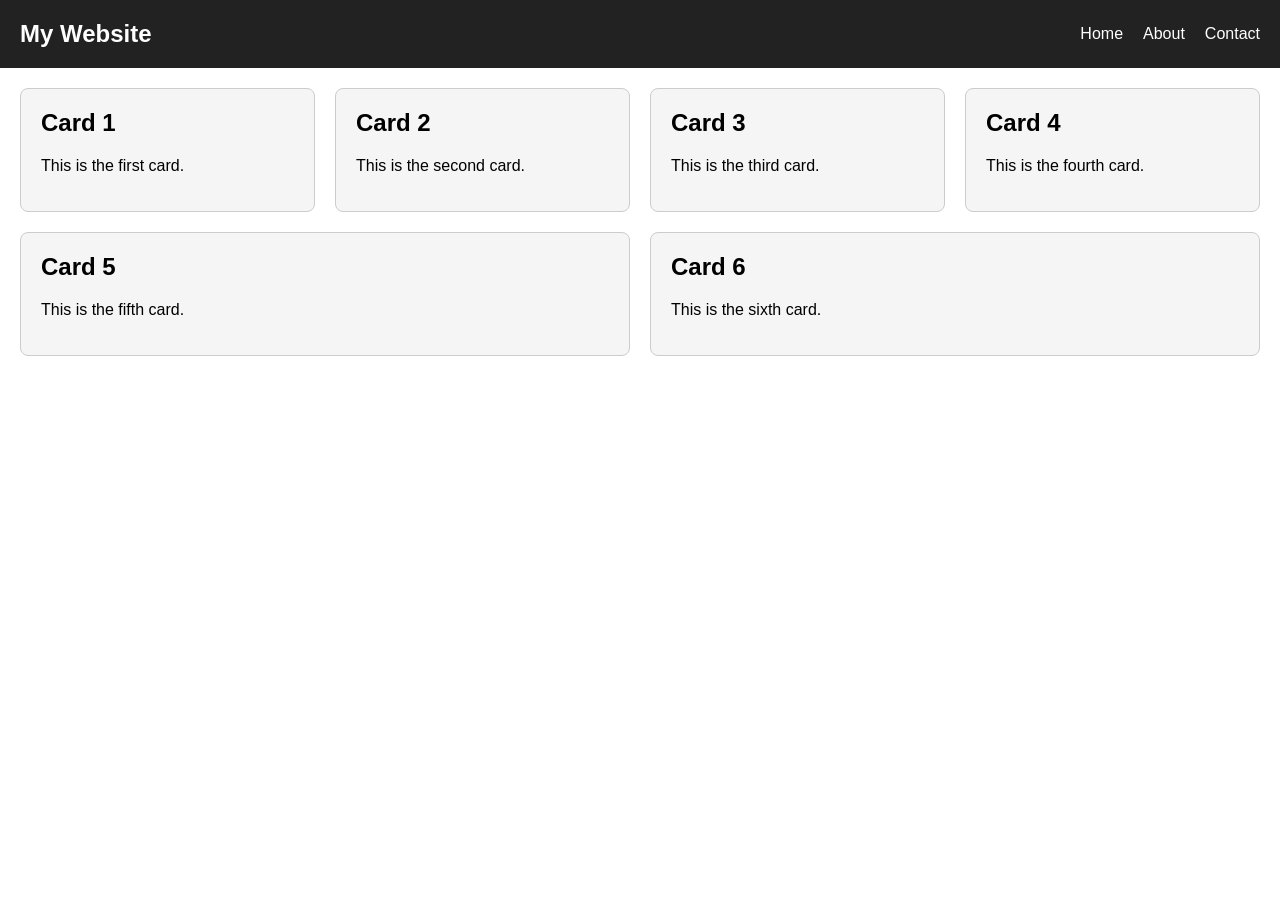
<file: ex00/index.html>
<!DOCTYPE html>
<html lang="en">
<head>
    <meta charset="UTF-8">
    <meta name="viewport" content="width=device-width, initial-scale=1.0">
    <title>Flexbox Layout</title>
    <link rel="stylesheet" href="style.css">
</head>
<body>

    <nav class="nav-container">
        <h1>My Website</h1>

        <div class="nav-links">
            <a href="#">Home</a>
            <a href="#">About</a>
            <a href="#">Contact</a>
        </div>
    </nav>

    <main class="card-container">
        <div class="card">
            <h2>Card 1</h2>
            <p>This is the first card.</p>
        </div>

        <div class="card">
            <h2>Card 2</h2>
            <p>This is the second card.</p>
        </div>

        <div class="card">
            <h2>Card 3</h2>
            <p>This is the third card.</p>
        </div>

        <div class="card">
            <h2>Card 4</h2>
            <p>This is the fourth card.</p>
        </div>

        <div class="card">
            <h2>Card 5</h2>
            <p>This is the fifth card.</p>
        </div>

        <div class="card">
            <h2>Card 6</h2>
            <p>This is the sixth card.</p>
        </div>
    </main>

</body>
</html>
</file>
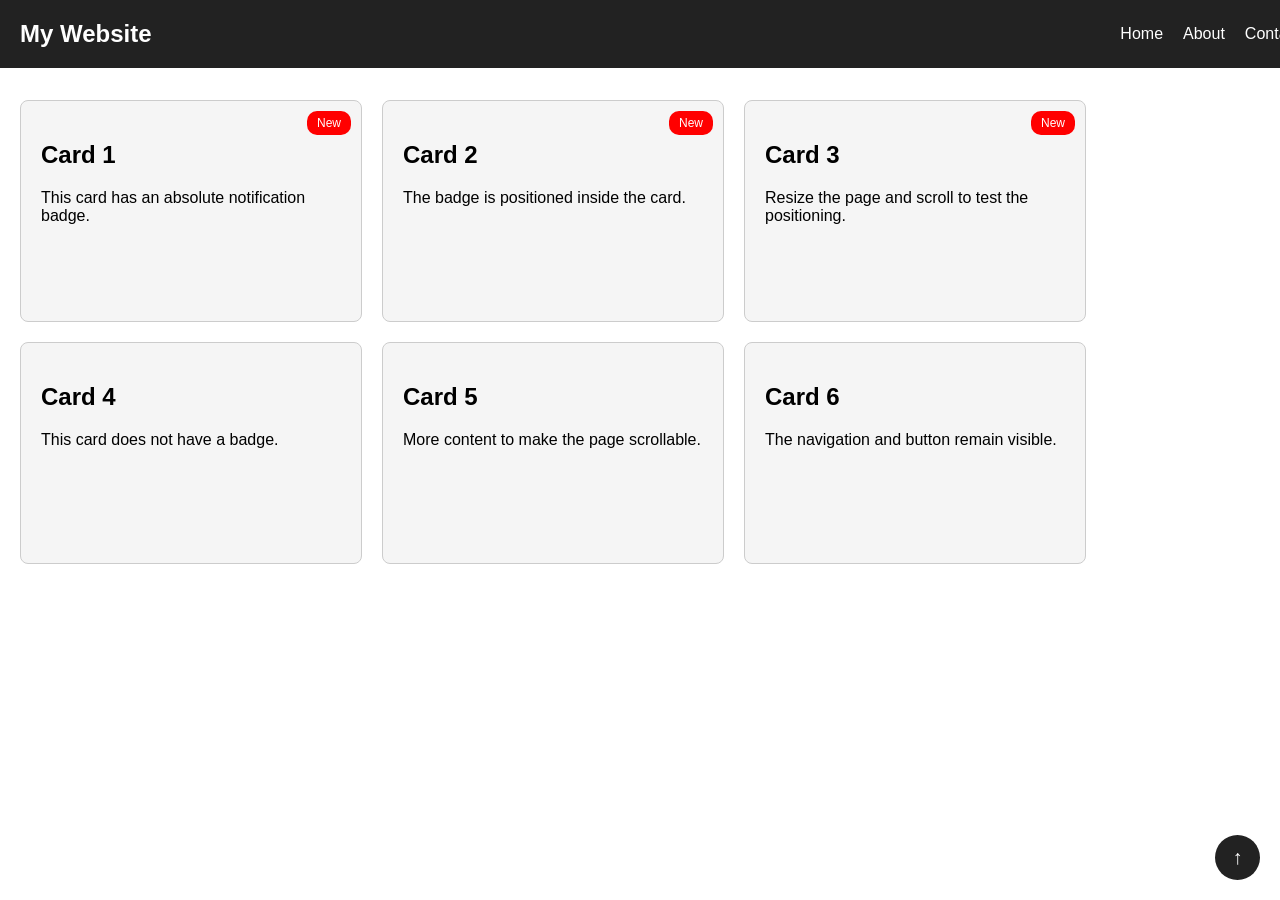
<file: ex01/index.html>
<!DOCTYPE html>
<html lang="en">
<head>
    <meta charset="UTF-8">
    <meta name="viewport" content="width=device-width, initial-scale=1.0">
    <title>Positioning</title>
    <link rel="stylesheet" href="style.css">
</head>
<body>

    <nav class="navbar">
        <h1>My Website</h1>
        <div class="nav-links">
            <a href="#">Home</a>
            <a href="#">About</a>
            <a href="#">Contact</a>
        </div>
    </nav>

    <main class="card-container">

        <div class="card">
            <span class="badge">New</span>
            <h2>Card 1</h2>
            <p>This card has an absolute notification badge.</p>
        </div>

        <div class="card">
            <span class="badge">New</span>
            <h2>Card 2</h2>
            <p>The badge is positioned inside the card.</p>
        </div>

        <div class="card">
            <span class="badge">New</span>
            <h2>Card 3</h2>
            <p>Resize the page and scroll to test the positioning.</p>
        </div>

        <div class="card">
            <h2>Card 4</h2>
            <p>This card does not have a badge.</p>
        </div>

        <div class="card">
            <h2>Card 5</h2>
            <p>More content to make the page scrollable.</p>
        </div>

        <div class="card">
            <h2>Card 6</h2>
            <p>The navigation and button remain visible.</p>
        </div>

    </main>

    <button class="back-to-top">↑</button>

</body>
</html>
</file>
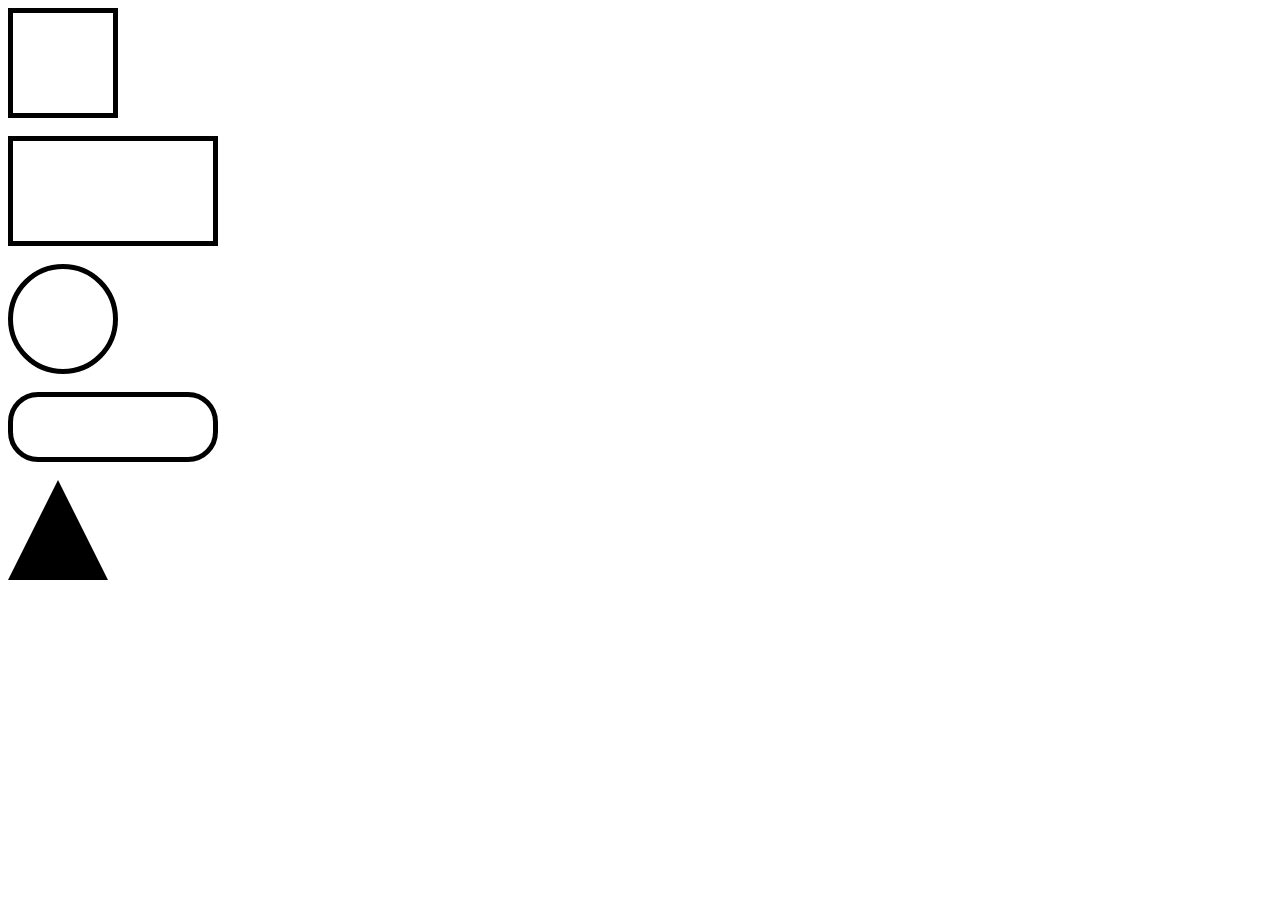
<file: ex02/index.html>
<!DOCTYPE html>
<html lang="en">
<head>
    <meta charset="UTF-8">
    <meta name="viewport" content="width=device-width, initial-scale=1.0">
    <title>CSS Shapes</title>
    <link rel="stylesheet" href="style.css">
</head>
<body>

    <div class="square"></div>
    <br>

    <div class="rectangle"></div>
    <br>

    <div class="circle"></div>
    <br>

    <div class="pill"></div>
    <br>

    <div class="triangle"></div>

</body>
</html>
</file>
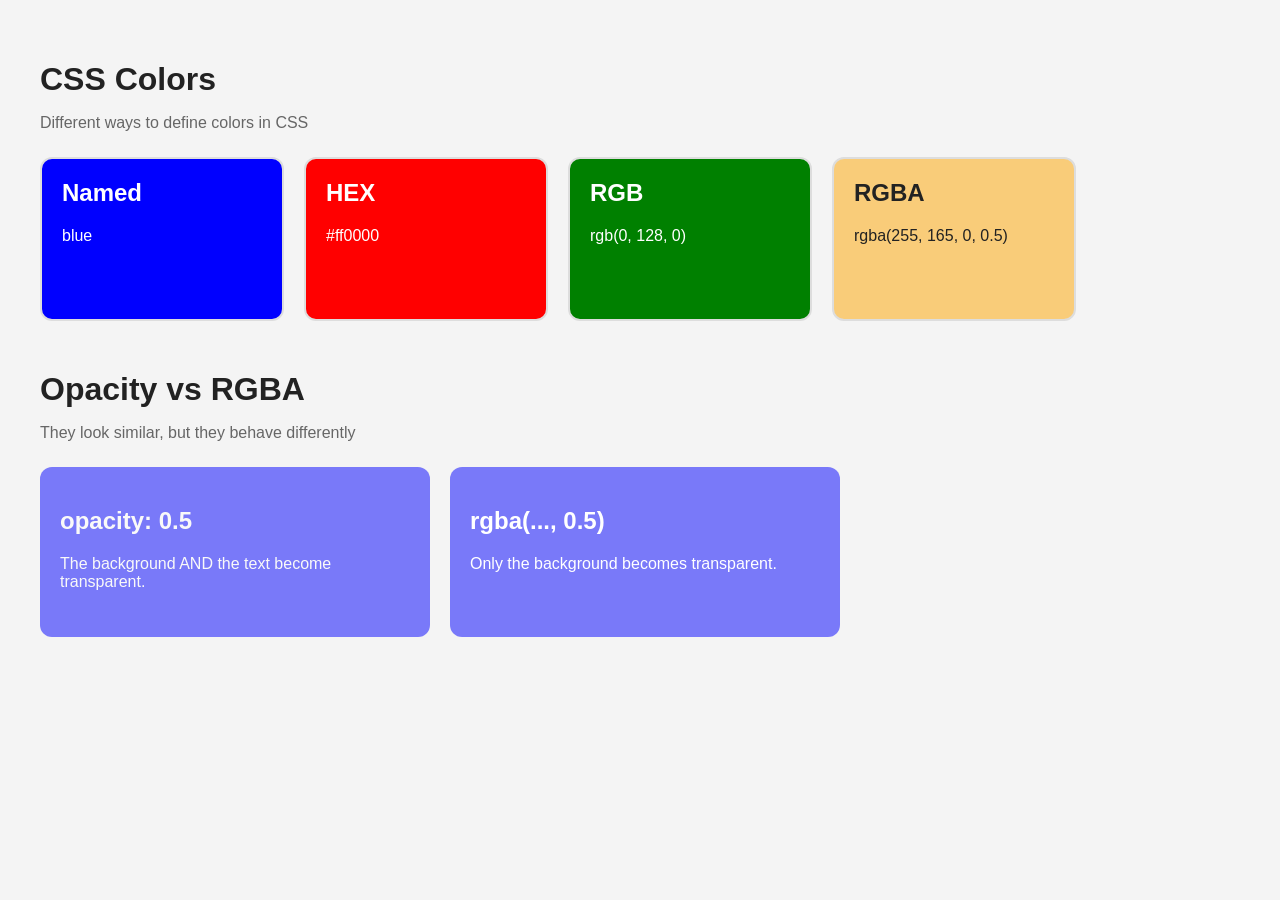
<file: ex03/index.html>
<!DOCTYPE html>
<html lang="en">
<head>
    <meta charset="UTF-8">
    <meta name="viewport" content="width=device-width, initial-scale=1.0">
    <title>Colors & Opacity</title>
    <link rel="stylesheet" href="style.css">
</head>
<body>

    <h1>CSS Colors</h1>
    <p class="subtitle">Different ways to define colors in CSS</p>

    <div class="palette">

        <div class="swatch named">
            <h2>Named</h2>
            <p>blue</p>
        </div>

        <div class="swatch hex">
            <h2>HEX</h2>
            <p>#ff0000</p>
        </div>

        <div class="swatch rgb">
            <h2>RGB</h2>
            <p>rgb(0, 128, 0)</p>
        </div>

        <div class="swatch rgba">
            <h2>RGBA</h2>
            <p>rgba(255, 165, 0, 0.5)</p>
        </div>

    </div>

    <h1>Opacity vs RGBA</h1>
    <p class="subtitle">They look similar, but they behave differently</p>

    <div class="examples">

        <div class="example opacity-example">
            <h2>opacity: 0.5</h2>
            <p>The background AND the text become transparent.</p>
        </div>

        <div class="example rgba-example">
            <h2>rgba(..., 0.5)</h2>
            <p>Only the background becomes transparent.</p>
        </div>

    </div>

</body>
</html>
</file>
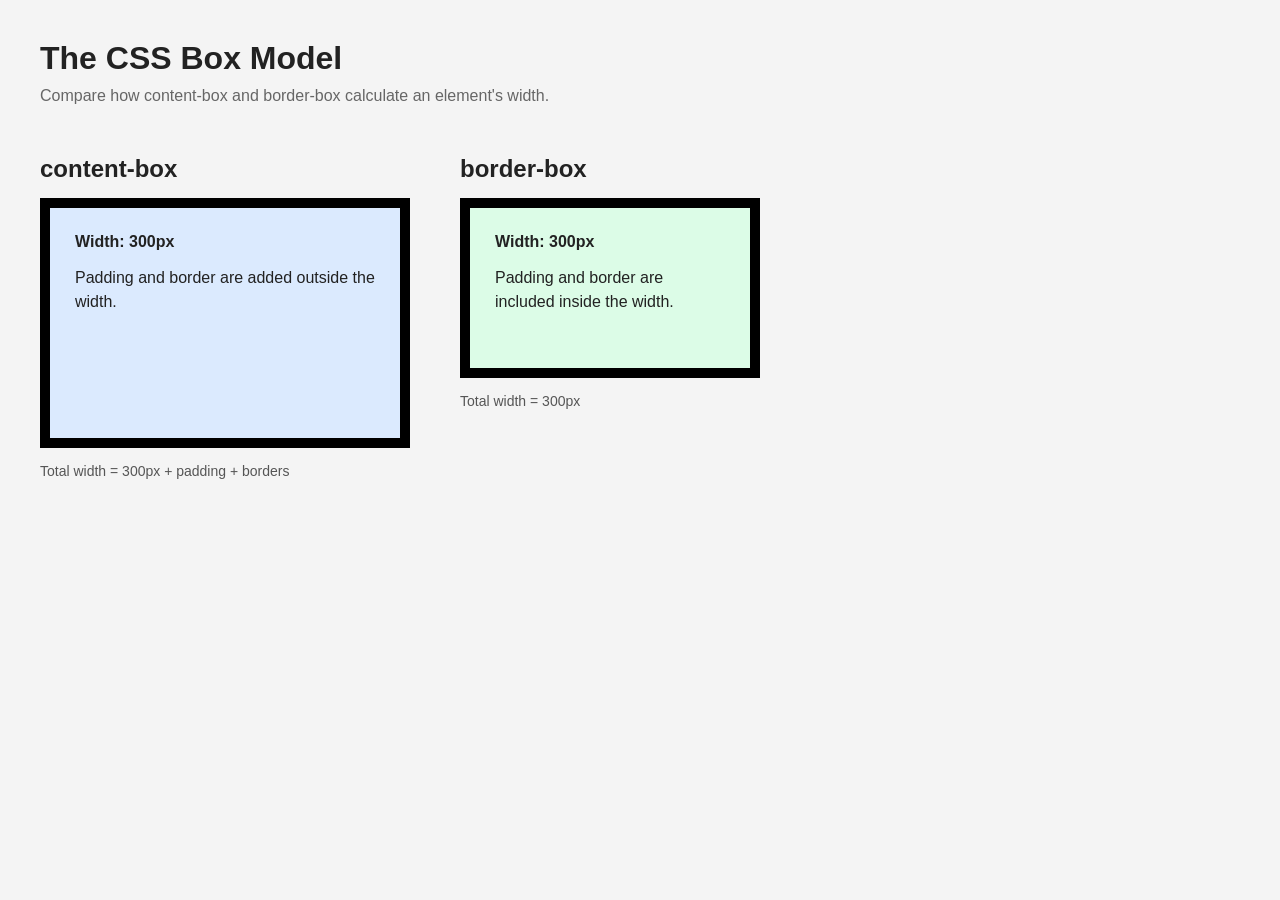
<file: ex04/index.html>
<!DOCTYPE html>
<html lang="en">
<head>
    <meta charset="UTF-8">
    <meta name="viewport" content="width=device-width, initial-scale=1.0">
    <title>The Box Model</title>
    <link rel="stylesheet" href="style.css">
</head>
<body>

    <h1>The CSS Box Model</h1>
    <p class="intro">
        Compare how content-box and border-box calculate an element's width.
    </p>

    <div class="comparison">

        <div class="box-section">
            <h2>content-box</h2>

            <div class="box content-box">
                <strong>Width: 300px</strong>
                <p>Padding and border are added outside the width.</p>
            </div>

            <p class="description">
                Total width = 300px + padding + borders
            </p>
        </div>

        <div class="box-section">
            <h2>border-box</h2>

            <div class="box border-box">
                <strong>Width: 300px</strong>
                <p>Padding and border are included inside the width.</p>
            </div>

            <p class="description">
                Total width = 300px
            </p>
        </div>

    </div>

</body>
</html>
</file>
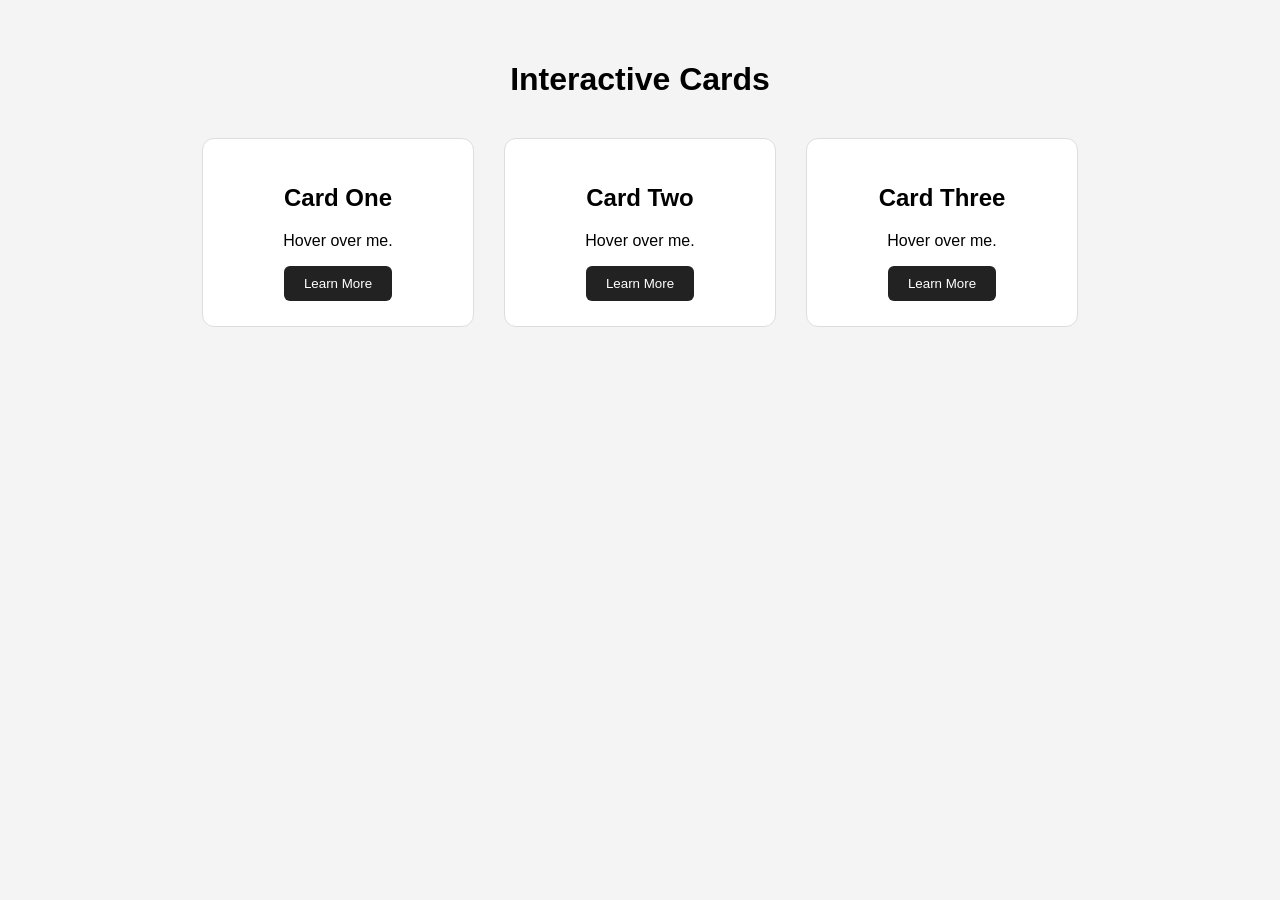
<file: ex06/index.html>
<!DOCTYPE html>
<html lang="en">
<head>
    <meta charset="UTF-8">
    <meta name="viewport" content="width=device-width, initial-scale=1.0">
    <title>Hover Micro-interactions</title>
    <link rel="stylesheet" href="style.css">
</head>
<body>

    <h1>Interactive Cards</h1>

    <div class="cards">

        <div class="card">
            <h2>Card One</h2>
            <p>Hover over me.</p>
            <button>Learn More</button>
        </div>

        <div class="card">
            <h2>Card Two</h2>
            <p>Hover over me.</p>
            <button>Learn More</button>
        </div>

        <div class="card">
            <h2>Card Three</h2>
            <p>Hover over me.</p>
            <button>Learn More</button>
        </div>

    </div>

</body>
</html>
</file>
<file: ex00/style.css>
* {
    box-sizing: border-box;
}

body {
    margin: 0;
    font-family: Arial, sans-serif;
}

/* Navigation bar */
.nav-container {
    display: flex;
    justify-content: space-between;
    align-items: center;
    padding: 20px;
    background-color: #222;
}

.nav-container h1 {
    margin: 0;
    color: white;
}

.nav-links {
    display: flex;
    gap: 20px;
}

.nav-links a {
    color: white;
    text-decoration: none;
}

/* Card grid */
.card-container {
    display: flex;
    flex-direction: row;
    flex-wrap: wrap;
    gap: 20px;
    padding: 20px;
}

.card {
    flex: 1 1 250px;
    padding: 20px;
    border: 1px solid #ccc;
    border-radius: 8px;
    background-color: #f5f5f5;
}

.card h2 {
    margin-top: 0;
}
</file>
<file: ex01/style.css>
```css
* {
    box-sizing: border-box;
}

body {
    margin: 0;
    padding-top: 80px;
    font-family: Arial, sans-serif;
}

/* Pinned navigation bar */
.navbar {
    position: fixed;
    top: 0;
    left: 0;
    width: 100%;
    z-index: 1000;

    display: flex;
    justify-content: space-between;
    align-items: center;

    padding: 20px;
    background-color: #222;
    color: white;
}

.navbar h1 {
    margin: 0;
}

.nav-links {
    display: flex;
    gap: 20px;
}

.nav-links a {
    color: white;
    text-decoration: none;
}

/* Card container */
.card-container {
    position: relative;

    display: flex;
    flex-wrap: wrap;
    gap: 20px;

    padding: 20px;
}

/* Cards */
.card {
    position: relative;

    width: 300px;
    min-height: 180px;

    padding: 20px;
    border: 1px solid #ccc;
    border-radius: 8px;
    background-color: #f5f5f5;
}

/* Notification badge */
.badge {
    position: absolute;
    top: 10px;
    right: 10px;
    z-index: 10;

    padding: 5px 10px;
    border-radius: 10px;
    background-color: red;
    color: white;
    font-size: 12px;
}

/* Fixed back-to-top button */
.back-to-top {
    position: fixed;
    right: 20px;
    bottom: 20px;
    z-index: 1000;

    width: 45px;
    height: 45px;

    border: none;
    border-radius: 50%;
    background-color: #222;
    color: white;
    font-size: 20px;
    cursor: pointer;
}
```
</file>
<file: ex02/style.css>
.square {
    width: 100px;
    height: 100px;
    border: 5px solid black;
}

.rectangle {
    width: 200px;
    height: 100px;
    border: 5px solid black;
}

.circle {
    width: 100px;
    height: 100px;
    border: 5px solid black;
    border-radius: 50%;
}

.pill {
    width: 200px;
    height: 60px;
    border: 5px solid black;
    border-radius: 30px;
}

.triangle {
    width: 0;
    height: 0;
    border-left: 50px solid transparent;
    border-right: 50px solid transparent;
    border-bottom: 100px solid black;
}
</file>
<file: ex03/style.css>
body {
    margin: 0;
    padding: 40px;
    font-family: Arial, sans-serif;
    background-color: #f4f4f4;
    color: #222;
}

h1 {
    margin-bottom: 5px;
}

.subtitle {
    color: #666;
    margin-bottom: 25px;
}

.palette {
    display: flex;
    gap: 20px;
    margin-bottom: 50px;
}

.swatch {
    width: 200px;
    height: 120px;
    padding: 20px;
    border-radius: 12px;
    border: 2px solid #ddd;
}

.swatch h2 {
    margin-top: 0;
}

.named {
    background-color: blue;
    color: white;
}

.hex {
    background-color: #ff0000;
    color: white;
}

.rgb {
    background-color: rgb(0, 128, 0);
    color: white;
}

.rgba {
    background-color: rgba(255, 165, 0, 0.5);
    color: #222;
}

.examples {
    display: flex;
    gap: 20px;
}

.example {
    width: 350px;
    min-height: 130px;
    padding: 20px;
    border-radius: 12px;
}

.opacity-example {
    background-color: blue;
    color: white;
    opacity: 0.5;
}

.rgba-example {
    background-color: rgba(0, 0, 255, 0.5);
    color: white;
}
</file>
<file: ex04/style.css>
/* Universal reset */
*,
*::before,
*::after {
    box-sizing: border-box;
}

body {
    margin: 0;
    padding: 40px;
    font-family: Arial, sans-serif;
    background-color: #f4f4f4;
    color: #222;
}

h1 {
    margin: 0 0 10px 0;
    font-size: 32px;
}

.intro {
    margin: 0 0 50px 0;
    color: #666;
}

/* Comparison layout */
.comparison {
    display: flex;
    gap: 50px;
    align-items: flex-start;
}

/* First section needs 370px because content-box becomes 370px */
.box-section {
    width: 370px;
}

.box-section h2 {
    margin: 0 0 15px 0;
}

/* Both boxes declare width: 300px */
.box {
    width: 300px;
    height: 180px;
    padding: 25px;
    border: 10px solid black;
}

/* CONTENT-BOX */
.content-box {
    box-sizing: content-box;
    background-color: #dbeafe;
}

/* BORDER-BOX */
.border-box {
    box-sizing: border-box;
    background-color: #dcfce7;
}

.box strong {
    display: block;
    margin-bottom: 15px;
}

.box p {
    margin: 0;
    line-height: 1.5;
}

.description {
    margin: 15px 0 0 0;
    color: #555;
    font-size: 14px;
}
</file>
<file: ex06/style.css>
body {
    margin: 0;
    padding: 40px;

    font-family: Arial, sans-serif;
    background-color: #f4f4f4;
    text-align: center;
}

.cards {
    display: flex;
    justify-content: center;
    gap: 30px;
    margin-top: 40px;
}

.card {
    width: 220px;
    padding: 25px;

    border: 1px solid #ddd;
    border-radius: 12px;

    background-color: white;

    transition: transform 0.3s ease;
}

.card:hover {
    transform: translateY(-8px) scale(1.05);
}

button {
    padding: 10px 20px;

    border: none;
    border-radius: 6px;

    background-color: #222;
    color: white;

    cursor: pointer;

    transition: transform 0.3s ease;
}

button:hover {
    transform: translateY(-8px) scale(1.05);
}
</file>
